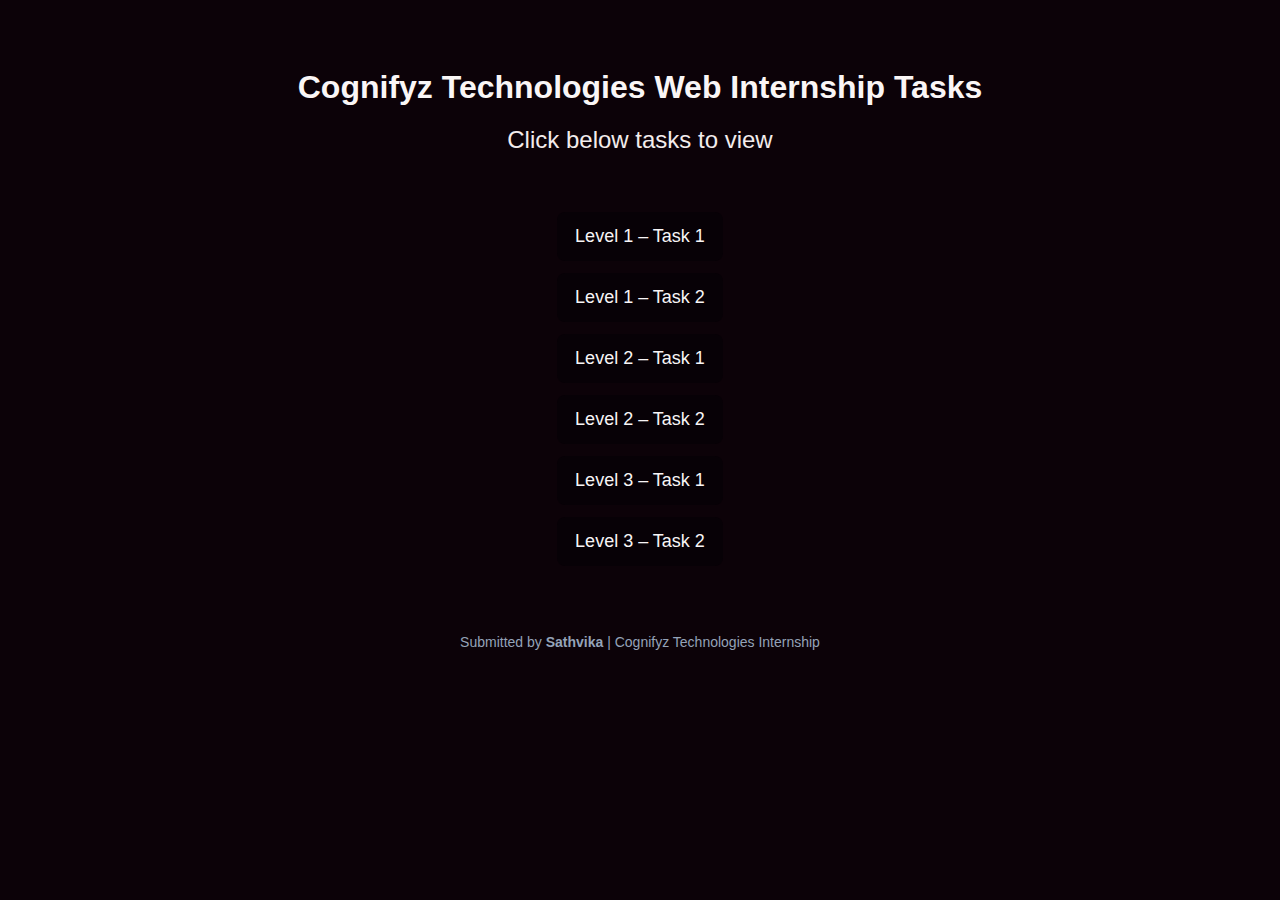
<file: index.html>
<!doctype html>
<html lang="en">
  <head>
    <meta charset="UTF-8" />
    <title>Cognifyz Technologies Web Internship</title>

    <style>
      body {
        font-family: "Segoe UI", sans-serif;
        background: #0c0208;
        color: #030509;
        padding: 40px;
        text-align: center;
      }
      h1 {
        color: #faf6f6;
        margin-bottom: 10px;
      }
      h2 {
        color: #f3ecec;
        margin-bottom: 30px;
        font-weight: normal;
      }
      ul {
        list-style: none;
        padding: 0;
        display: inline-block;
        text-align: left;
      }
      li {
        background: #070106;
        margin: 12px 0;
        padding: 14px 18px;
        border-radius: 8px;
        transition: transform 0.2s;
      }
      li:hover {
        transform: translateX(5px);
      }
      a {
        color: #f7f5f6;
        text-decoration: none;
        font-size: 18px;
      }
    </style>
  </head>

  <body>
    <h1>Cognifyz Technologies Web Internship Tasks</h1>
    <h2>Click below tasks to view</h2>

    <ul>
      <li><a href="./L1-T1/">Level 1 – Task 1</a></li>
      <li><a href="./L1-T2/">Level 1 – Task 2</a></li>
      <li><a href="./L2-T1/">Level 2 – Task 1</a></li>
      <li><a href="./L2-T2/">Level 2 – Task 2</a></li>
      <li><a href="./L3-T1/">Level 3 – Task 1</a></li>
      <li><a href="./L3-T2/">Level 3 – Task 2</a></li>
    </ul>

    <p style="margin-top: 40px; font-size: 14px; color: #94a3b8">
      Submitted by <strong>Sathvika</strong> | Cognifyz Technologies Internship
    </p>
  </body>
</html>
</file>
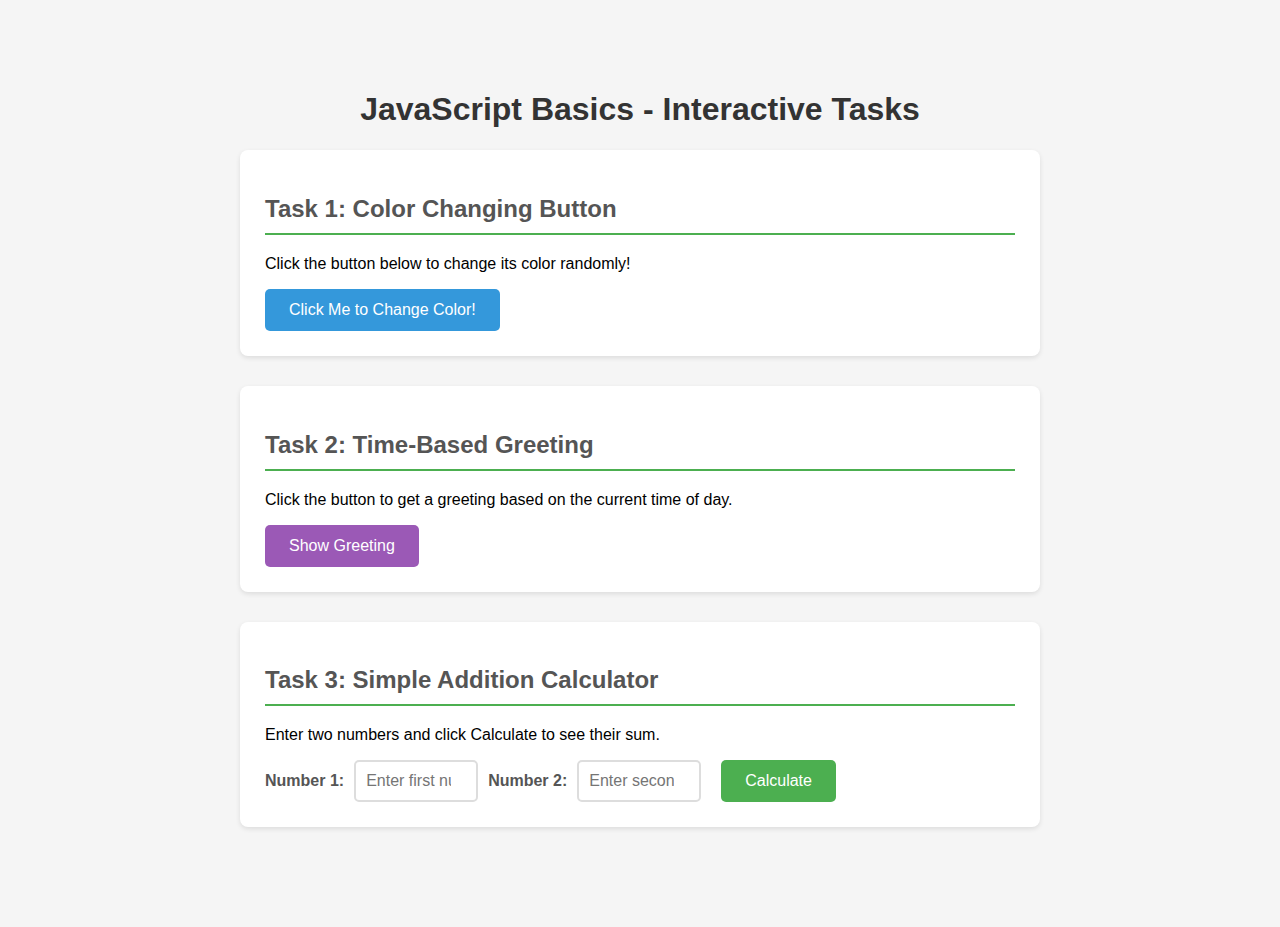
<file: L1-T2/index.html>
<!DOCTYPE html>
<html lang="en">
<head>
    <meta charset="UTF-8">
    <meta name="viewport" content="width=device-width, initial-scale=1.0">
    <title>JavaScript Basics</title>
    <link rel="stylesheet" href="style.css">
</head>
<body>
    <h1>JavaScript Basics - Interactive Tasks</h1>

    <!-- Task 1: Color Changing Button -->
    <div class="task">
        <h2>Task 1: Color Changing Button</h2>
        <p>Click the button below to change its color randomly!</p>
        <button id="colorButton" onclick="changeColor()">Click Me to Change Color!</button>
    </div>

    <!-- Task 2: Time-Based Greeting -->
    <div class="task">
        <h2>Task 2: Time-Based Greeting</h2>
        <p>Click the button to get a greeting based on the current time of day.</p>
        <button id="greetingButton" onclick="showGreeting()">Show Greeting</button>
    </div>

    <!-- Task 3: Simple Calculator -->
    <div class="task">
        <h2>Task 3: Simple Addition Calculator</h2>
        <p>Enter two numbers and click Calculate to see their sum.</p>
        <div class="input-group">
            <label for="num1">Number 1:</label>
            <input type="number" id="num1" placeholder="Enter first number">
            <label for="num2">Number 2:</label>
            <input type="number" id="num2" placeholder="Enter second number">
            <button id="calculateButton" onclick="calculate()">Calculate</button>
        </div>
        <div id="result"></div>
    </div>

    <script src="script.js"></script>
</body>
</html>
</file>
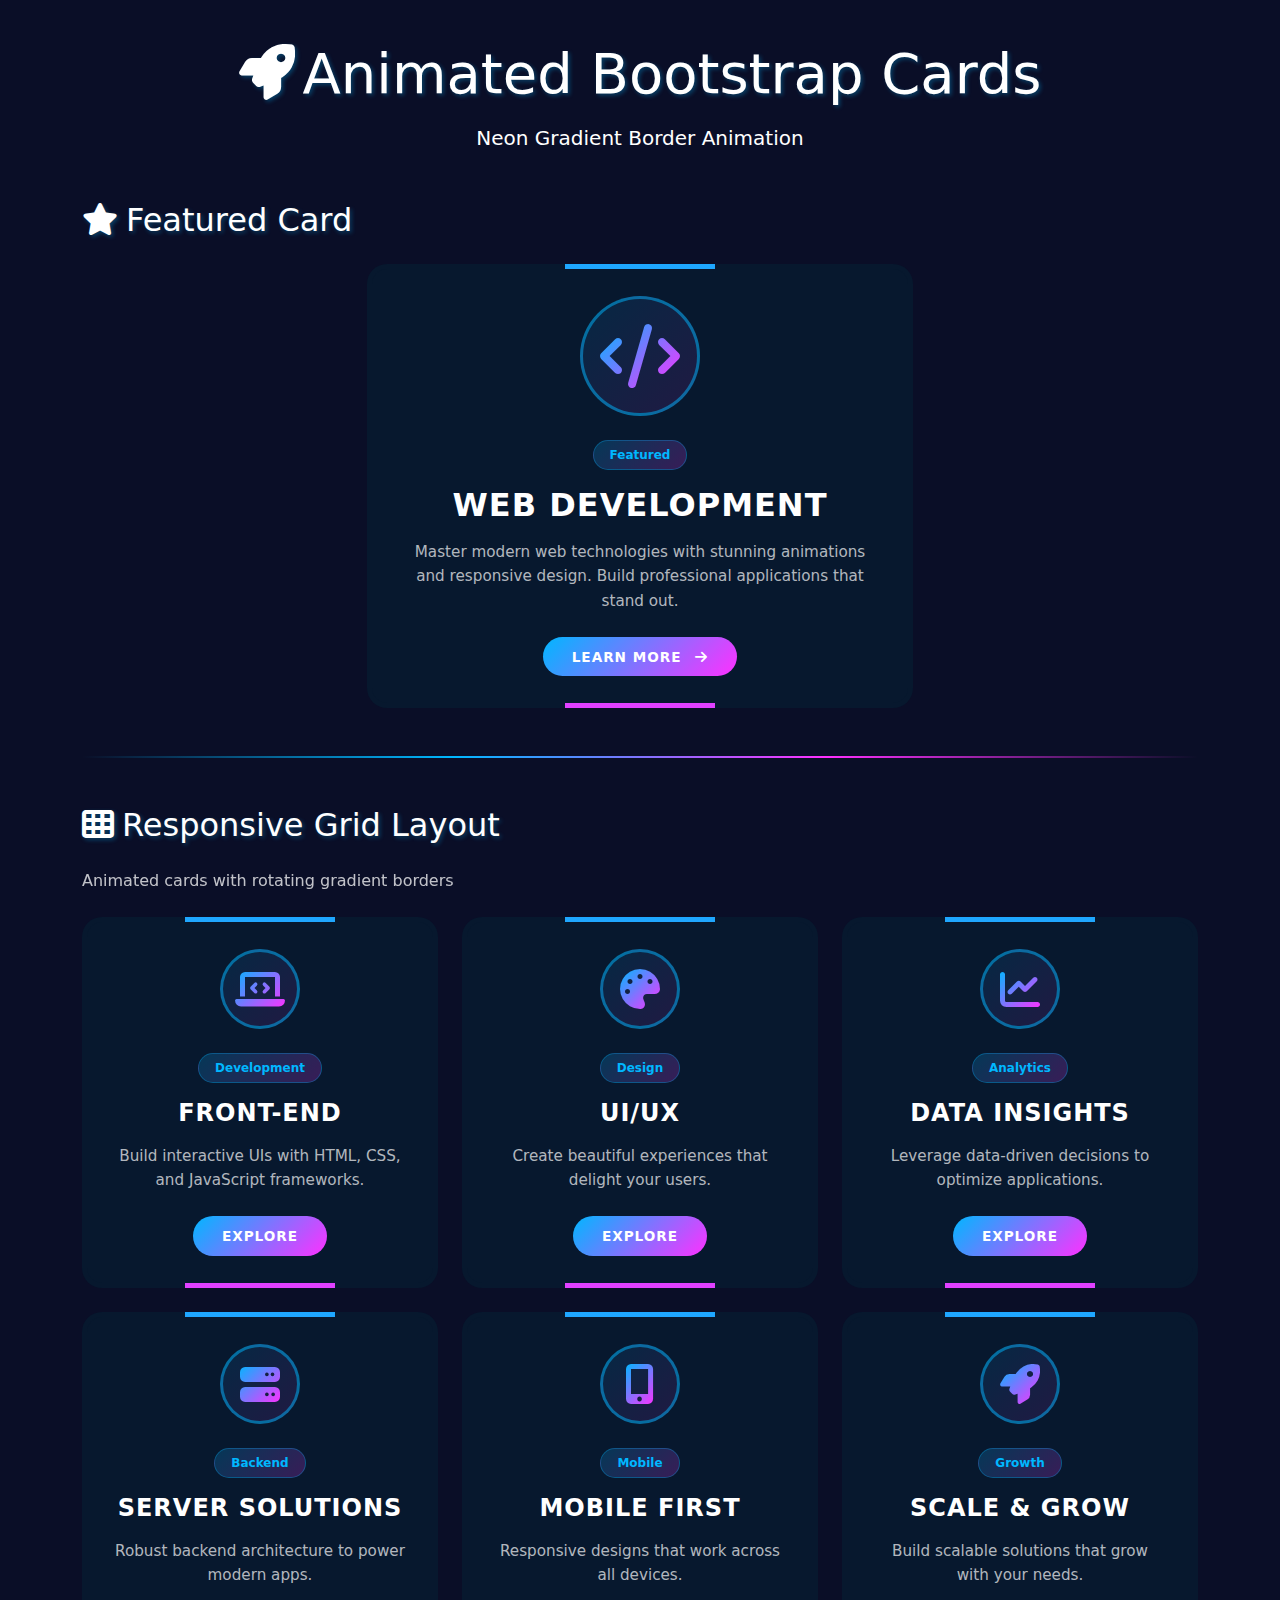
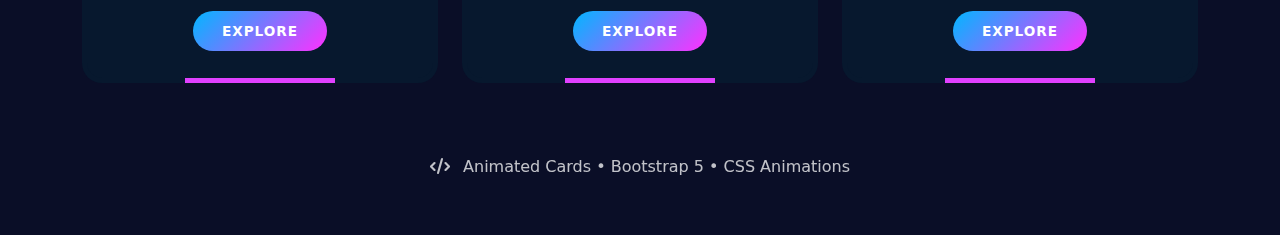
<file: L2-T1/index.html>
<!DOCTYPE html>
<html lang="en">
<head>
    <meta charset="UTF-8">
    <meta name="viewport" content="width=device-width, initial-scale=1.0">
    <title>Bootstrap Animated Cards</title>
    <link href="https://cdnjs.cloudflare.com/ajax/libs/bootstrap/5.3.2/css/bootstrap.min.css" rel="stylesheet">
    <link href="https://cdnjs.cloudflare.com/ajax/libs/font-awesome/6.4.0/css/all.min.css" rel="stylesheet">
    <style>
        body {
            background: #0a0e27;
            min-height: 100vh;
            padding: 40px 0;
        }
        
        h1, h2 {
            color: white;
            text-shadow: 2px 2px 4px rgba(0, 183, 255, 0.3);
        }
        
        .section-divider {
            height: 2px;
            background: linear-gradient(90deg, transparent, rgb(0, 183, 255), rgb(255, 48, 255), transparent);
            margin: 3rem 0;
        }
        
        /* Animated Card Styles */
        .card {
            width: 100%;
            min-height: 320px;
            background: #07182E;
            position: relative;
            display: flex;
            place-content: center;
            place-items: center;
            overflow: hidden;
            border-radius: 20px;
            border: none;
            transition: all 0.3s ease;
        }

        .card::before {
            content: '';
            position: absolute;
            width: 150px;
            background-image: linear-gradient(180deg, rgb(0, 183, 255), rgb(255, 48, 255));
            height: 130%;
            animation: rotBGimg 3s linear infinite;
            transition: all 0.2s linear;
        }

        @keyframes rotBGimg {
            from {
                transform: rotate(0deg);
            }
            to {
                transform: rotate(360deg);
            }
        }

        .card::after {
            content: '';
            position: absolute;
            background: #07182E;
            inset: 5px;
            border-radius: 15px;
        }

        .card:hover {
            transform: translateY(-10px);
        }

        .card-content {
            z-index: 1;
            position: relative;
            padding: 2rem;
            text-align: center;
            width: 100%;
        }

        .card-img-container {
            width: 80px;
            height: 80px;
            margin: 0 auto 1.5rem;
            border-radius: 50%;
            overflow: hidden;
            border: 3px solid rgba(0, 183, 255, 0.5);
            display: flex;
            align-items: center;
            justify-content: center;
            background: linear-gradient(135deg, rgba(0, 183, 255, 0.1), rgba(255, 48, 255, 0.1));
        }

        .card-img-container i {
            font-size: 2.5rem;
            background: linear-gradient(135deg, rgb(0, 183, 255), rgb(255, 48, 255));
            -webkit-background-clip: text;
            -webkit-text-fill-color: transparent;
            background-clip: text;
        }

        .card-title {
            color: white;
            font-weight: 700;
            font-size: 1.5rem;
            margin-bottom: 1rem;
            text-transform: uppercase;
            letter-spacing: 1px;
        }

        .card-text {
            color: rgba(255, 255, 255, 0.7);
            line-height: 1.6;
            margin-bottom: 1.5rem;
            font-size: 0.95rem;
        }

        .badge {
            padding: 0.5rem 1rem;
            border-radius: 20px;
            font-weight: 600;
            background: linear-gradient(135deg, rgba(0, 183, 255, 0.2), rgba(255, 48, 255, 0.2));
            color: rgb(0, 183, 255);
            border: 1px solid rgba(0, 183, 255, 0.3);
        }

        .btn-primary {
            background: linear-gradient(135deg, rgb(0, 183, 255), rgb(255, 48, 255));
            border: none;
            padding: 0.6rem 1.8rem;
            border-radius: 25px;
            transition: all 0.3s ease;
            color: white;
            font-weight: 600;
            text-transform: uppercase;
            font-size: 0.85rem;
            letter-spacing: 1px;
        }

        .btn-primary:hover {
            transform: scale(1.05);
            box-shadow: 0 5px 20px rgba(0, 183, 255, 0.5);
        }

        /* Featured Card Styles */
        .featured-card {
            min-height: 400px;
        }

        .featured-card .card-img-container {
            width: 120px;
            height: 120px;
        }

        .featured-card .card-img-container i {
            font-size: 4rem;
        }

        .featured-card .card-title {
            font-size: 2rem;
        }
    </style>
</head>
<body>
    <div class="container">
        <!-- Header -->
        <div class="text-center mb-5">
            <h1 class="display-4 mb-3">
                <i class="fas fa-rocket me-2"></i>Animated Bootstrap Cards
            </h1>
            <p class="lead text-white">Neon Gradient Border Animation</p>
        </div>

        <!-- Single Featured Card -->
        <h2 class="mb-4"><i class="fas fa-star me-2"></i>Featured Card</h2>
        <div class="row justify-content-center mb-5">
            <div class="col-lg-6 col-md-8">
                <div class="card featured-card">
                    <div class="card-content">
                        <div class="card-img-container">
                            <i class="fas fa-code"></i>
                        </div>
                        <span class="badge mb-3">Featured</span>
                        <h5 class="card-title">Web Development</h5>
                        <p class="card-text">
                            Master modern web technologies with stunning animations and responsive design. 
                            Build professional applications that stand out.
                        </p>
                        <a href="#" class="btn btn-primary">
                            Learn More <i class="fas fa-arrow-right ms-2"></i>
                        </a>
                    </div>
                </div>
            </div>
        </div>

        <div class="section-divider"></div>

        <!-- 3-Column Grid Layout -->
        <h2 class="mb-4"><i class="fas fa-th me-2"></i>Responsive Grid Layout</h2>
        <p class="text-white mb-4 opacity-75">Animated cards with rotating gradient borders</p>
        
        <div class="row g-4">
            <!-- Card 1 -->
            <div class="col-lg-4 col-md-6">
                <div class="card">
                    <div class="card-content">
                        <div class="card-img-container">
                            <i class="fas fa-laptop-code"></i>
                        </div>
                        <span class="badge mb-3">Development</span>
                        <h5 class="card-title">Front-End</h5>
                        <p class="card-text">
                            Build interactive UIs with HTML, CSS, and JavaScript frameworks.
                        </p>
                        <a href="#" class="btn btn-primary btn-sm">Explore</a>
                    </div>
                </div>
            </div>

            <!-- Card 2 -->
            <div class="col-lg-4 col-md-6">
                <div class="card">
                    <div class="card-content">
                        <div class="card-img-container">
                            <i class="fas fa-palette"></i>
                        </div>
                        <span class="badge mb-3">Design</span>
                        <h5 class="card-title">UI/UX</h5>
                        <p class="card-text">
                            Create beautiful experiences that delight your users.
                        </p>
                        <a href="#" class="btn btn-primary btn-sm">Explore</a>
                    </div>
                </div>
            </div>

            <!-- Card 3 -->
            <div class="col-lg-4 col-md-6">
                <div class="card">
                    <div class="card-content">
                        <div class="card-img-container">
                            <i class="fas fa-chart-line"></i>
                        </div>
                        <span class="badge mb-3">Analytics</span>
                        <h5 class="card-title">Data Insights</h5>
                        <p class="card-text">
                            Leverage data-driven decisions to optimize applications.
                        </p>
                        <a href="#" class="btn btn-primary btn-sm">Explore</a>
                    </div>
                </div>
            </div>

            <!-- Card 4 -->
            <div class="col-lg-4 col-md-6">
                <div class="card">
                    <div class="card-content">
                        <div class="card-img-container">
                            <i class="fas fa-server"></i>
                        </div>
                        <span class="badge mb-3">Backend</span>
                        <h5 class="card-title">Server Solutions</h5>
                        <p class="card-text">
                            Robust backend architecture to power modern apps.
                        </p>
                        <a href="#" class="btn btn-primary btn-sm">Explore</a>
                    </div>
                </div>
            </div>

            <!-- Card 5 -->
            <div class="col-lg-4 col-md-6">
                <div class="card">
                    <div class="card-content">
                        <div class="card-img-container">
                            <i class="fas fa-mobile-alt"></i>
                        </div>
                        <span class="badge mb-3">Mobile</span>
                        <h5 class="card-title">Mobile First</h5>
                        <p class="card-text">
                            Responsive designs that work across all devices.
                        </p>
                        <a href="#" class="btn btn-primary btn-sm">Explore</a>
                    </div>
                </div>
            </div>

            <!-- Card 6 -->
            <div class="col-lg-4 col-md-6">
                <div class="card">
                    <div class="card-content">
                        <div class="card-img-container">
                            <i class="fas fa-rocket"></i>
                        </div>
                        <span class="badge mb-3">Growth</span>
                        <h5 class="card-title">Scale & Grow</h5>
                        <p class="card-text">
                            Build scalable solutions that grow with your needs.
                        </p>
                        <a href="#" class="btn btn-primary btn-sm">Explore</a>
                    </div>
                </div>
            </div>
        </div>

        <!-- Footer -->
        <div class="text-center mt-5 pt-4">
            <p class="text-white opacity-75">
                <i class="fas fa-code me-2"></i>
                Animated Cards • Bootstrap 5 • CSS Animations
            </p>
        </div>
    </div>

    <script src="https://cdnjs.cloudflare.com/ajax/libs/bootstrap/5.3.2/js/bootstrap.bundle.min.js"></script>
</body>
</html>
</file>
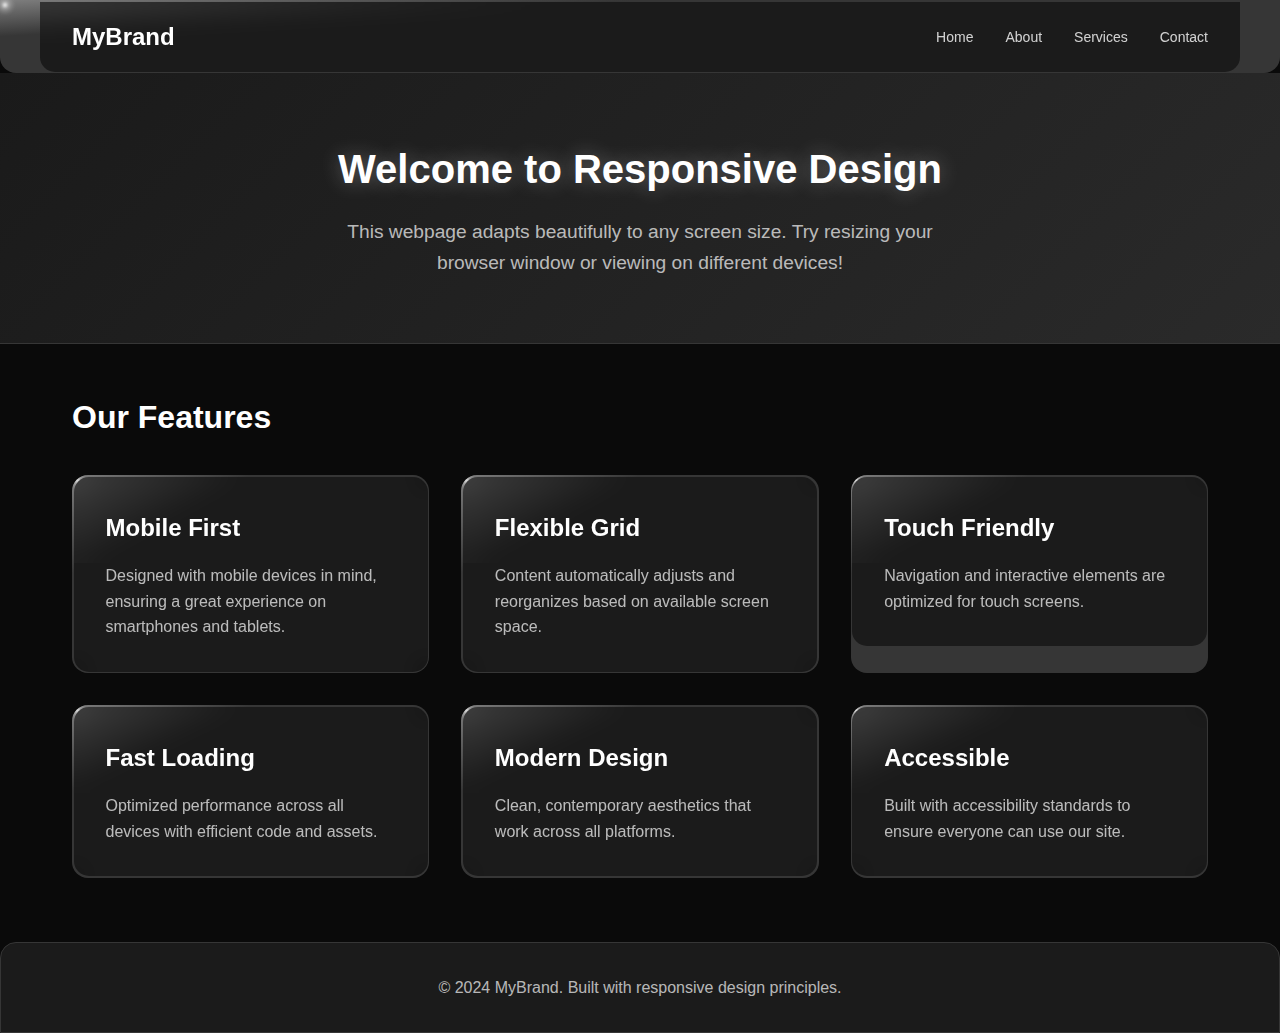
<file: L2-T2/index.html>
<!DOCTYPE html>
<html lang="en">
<head>
    <meta charset="UTF-8">
    <meta name="viewport" content="width=device-width, initial-scale=1.0">
    <title>Responsive Design Demo</title>
    <link rel="stylesheet" href="style.css">
</head>
<body>
    <header>
        <nav>
            <div class="logo">MyBrand</div>
            
            <ul class="nav-links" id="navLinks">
                <li><a href="#home">Home</a></li>
                <li><a href="#about">About</a></li>
                <li><a href="#services">Services</a></li>
                <li><a href="#contact">Contact</a></li>
            </ul>
            
            <div class="hamburger" id="hamburger">
                <span></span>
                <span></span>
                <span></span>
            </div>
        </nav>
    </header>

    <section class="hero">
        <h1>Welcome to Responsive Design</h1>
        <p>This webpage adapts beautifully to any screen size. Try resizing your browser window or viewing on different devices!</p>
    </section>

    <section class="content">
        <h2>Our Features</h2>
        <div class="grid">
            <div class="card">
                <h3>Mobile First</h3>
                <p>Designed with mobile devices in mind, ensuring a great experience on smartphones and tablets.</p>
            </div>
            <div class="card">
                <h3>Flexible Grid</h3>
                <p>Content automatically adjusts and reorganizes based on available screen space.</p>
            </div>
            <div class="card">
                <h3>Touch Friendly</h3>
                <p>Navigation and interactive elements are optimized for touch screens.</p>
            </div>
            <div class="card">
                <h3>Fast Loading</h3>
                <p>Optimized performance across all devices with efficient code and assets.</p>
            </div>
            <div class="card">
                <h3>Modern Design</h3>
                <p>Clean, contemporary aesthetics that work across all platforms.</p>
            </div>
            <div class="card">
                <h3>Accessible</h3>
                <p>Built with accessibility standards to ensure everyone can use our site.</p>
            </div>
        </div>
    </section>

    <footer>
        <p>&copy; 2024 MyBrand. Built with responsive design principles.</p>
    </footer>

    <script>
        const hamburger = document.getElementById('hamburger');
        const navLinks = document.getElementById('navLinks');

        hamburger.addEventListener('click', () => {
            hamburger.classList.toggle('active');
            navLinks.classList.toggle('active');
        });

        navLinks.querySelectorAll('a').forEach(link => {
            link.addEventListener('click', () => {
                hamburger.classList.remove('active');
                navLinks.classList.remove('active');
            });
        });

        document.addEventListener('click', (e) => {
            if (!hamburger.contains(e.target) && !navLinks.contains(e.target)) {
                hamburger.classList.remove('active');
                navLinks.classList.remove('active');
            }
        });
    </script>
</body>
</html>
</file>
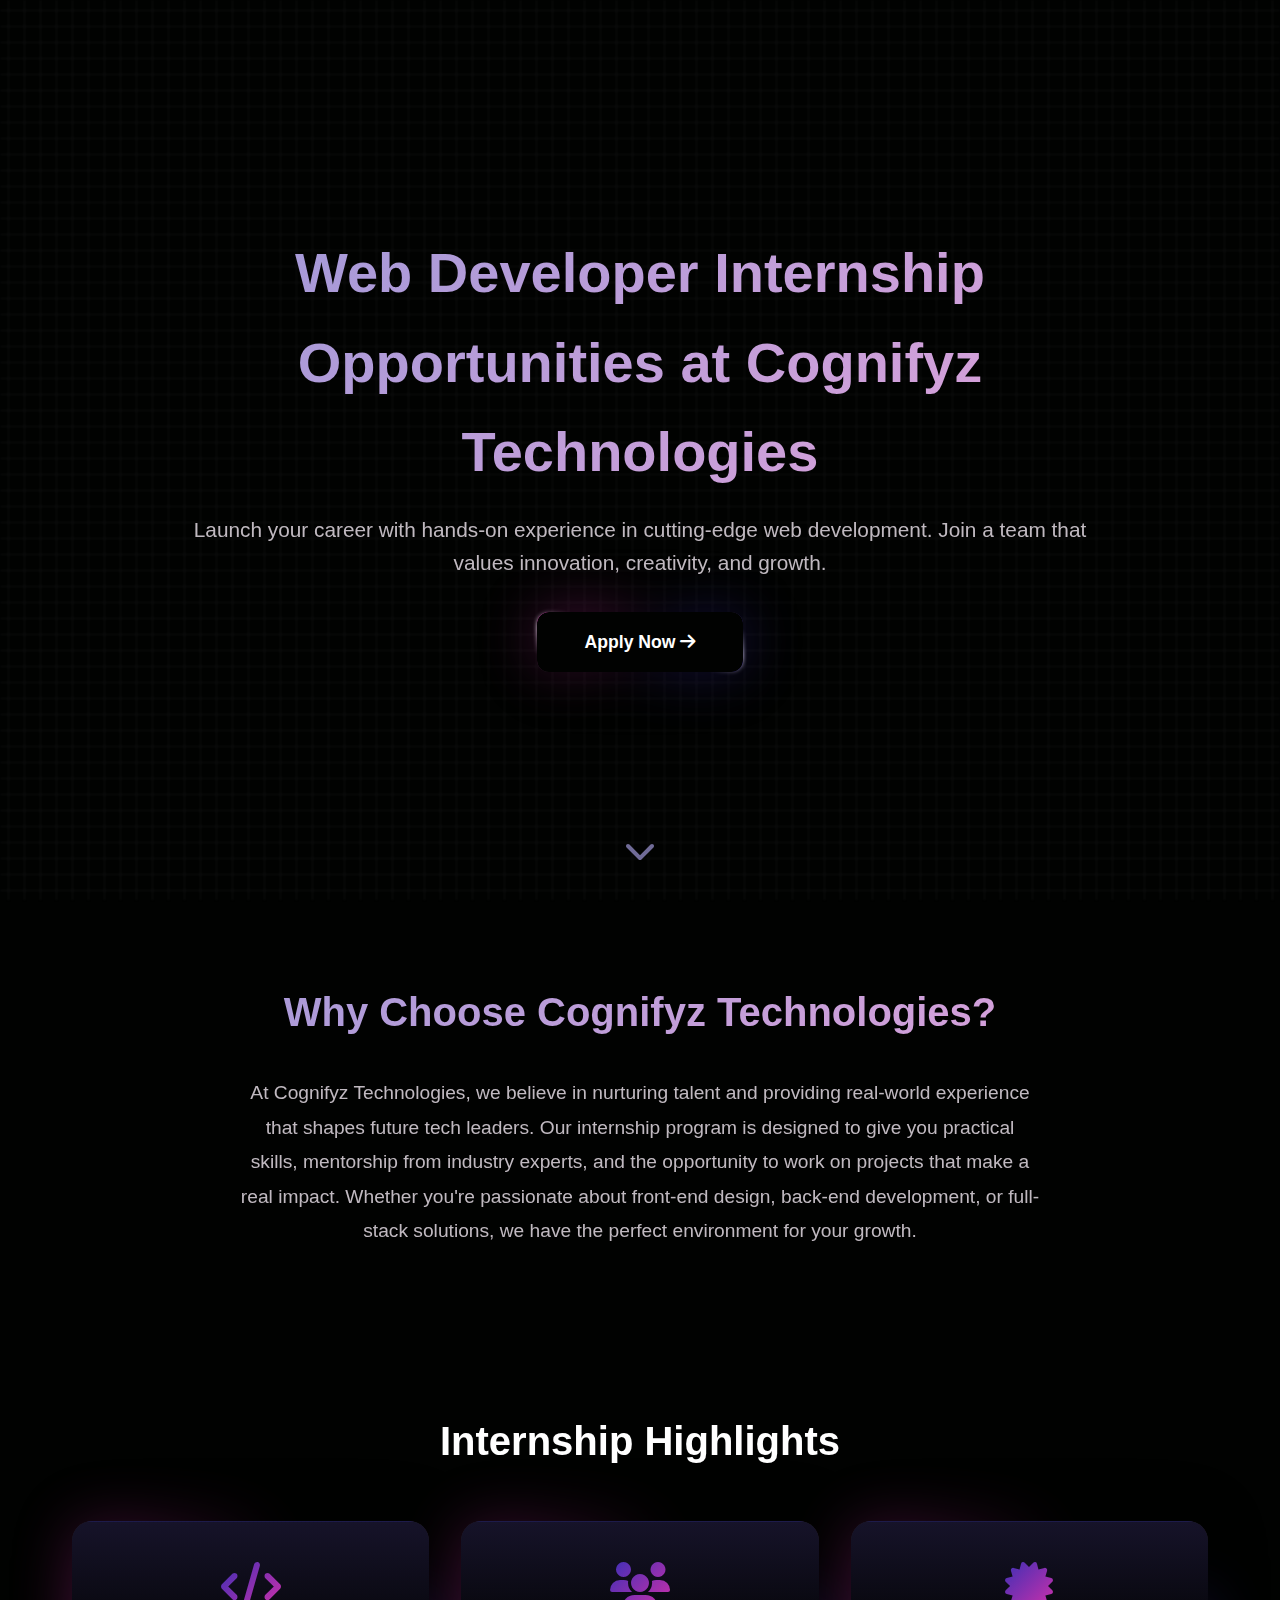
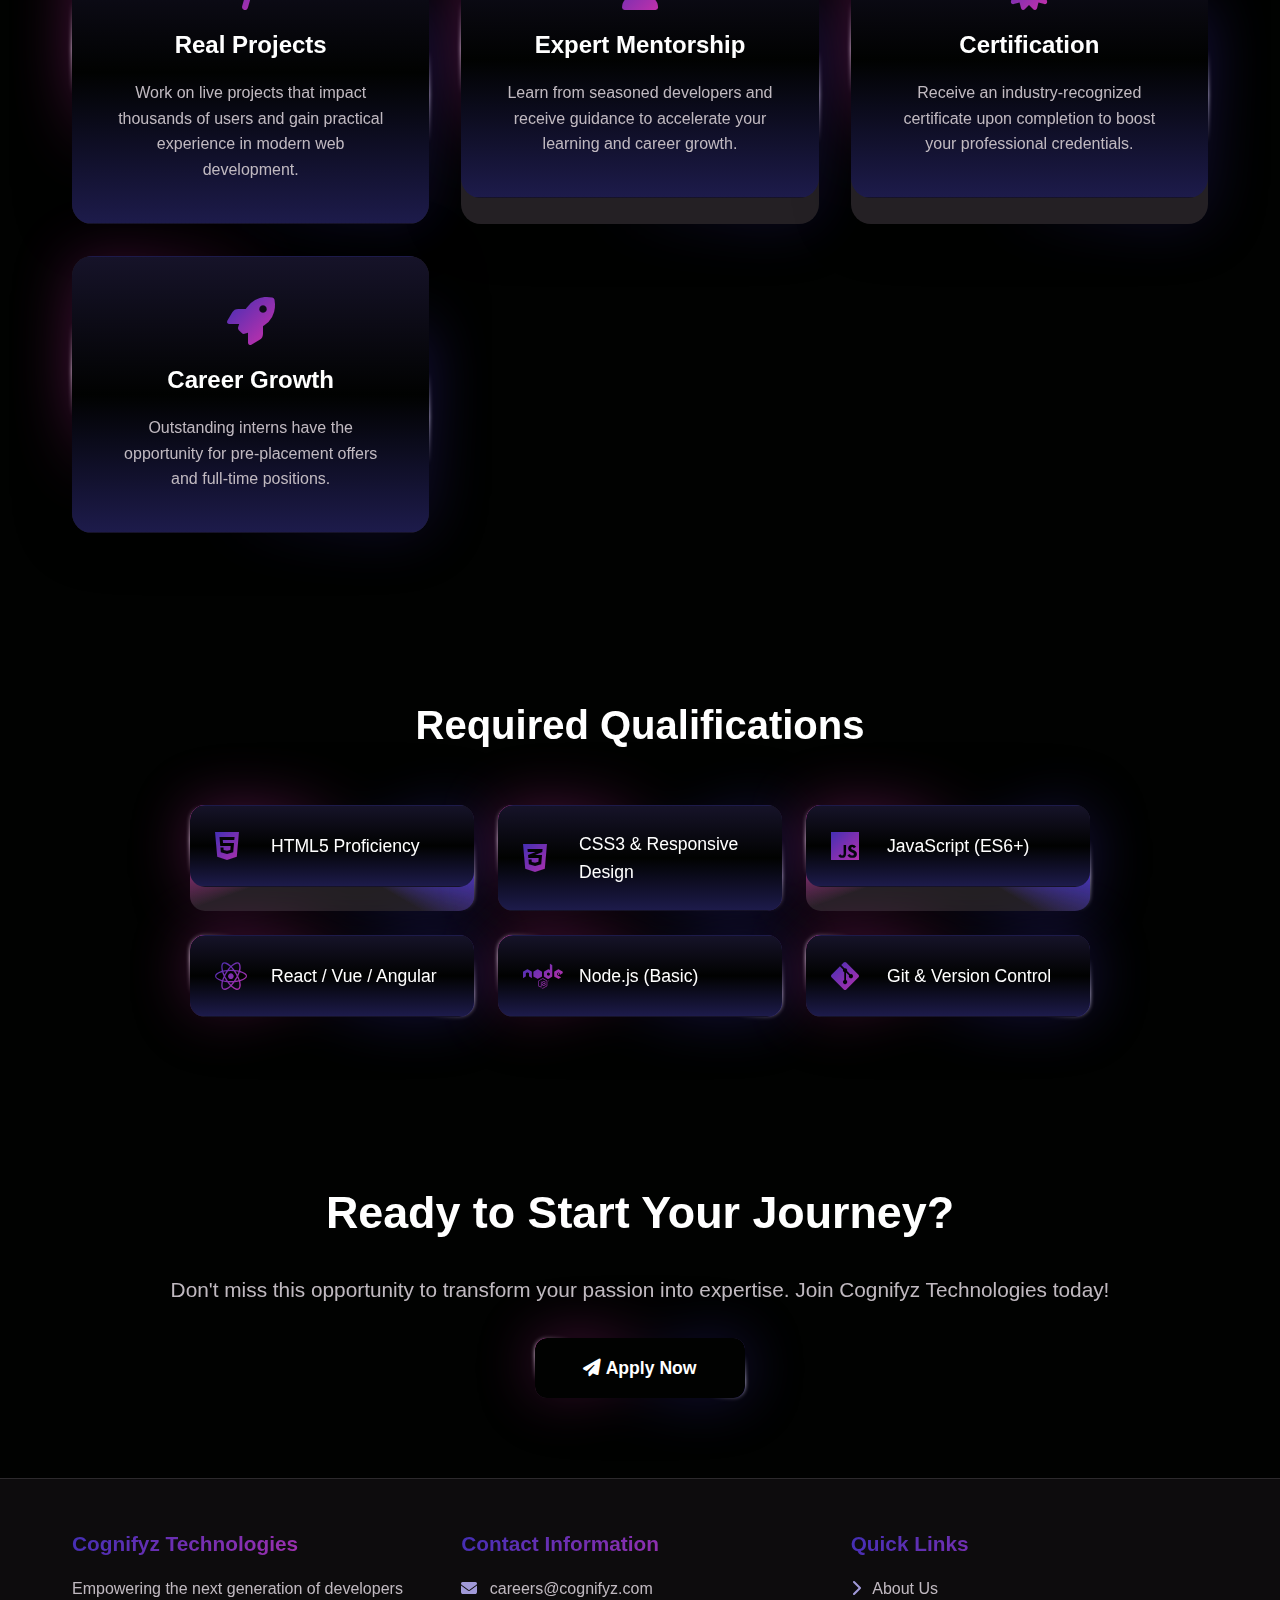
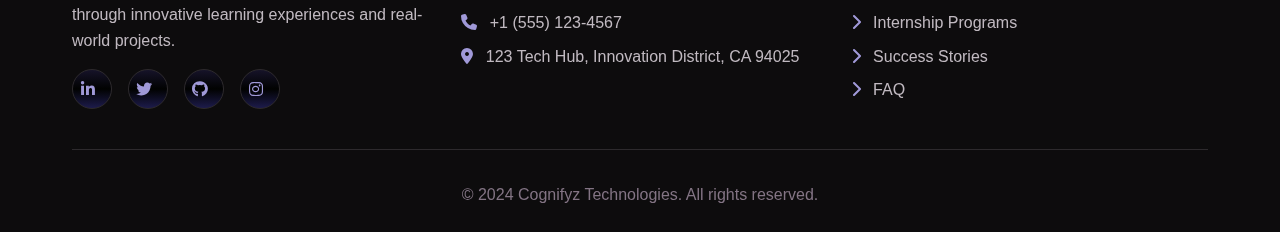
<file: L3-T2/index.html>
<!DOCTYPE html>
<html lang="en">
<head>
    <meta charset="UTF-8" />
    <meta name="viewport" content="width=device-width, initial-scale=1.0" />
    <title>Web Developer Internship - Cognifyz Technologies</title>
    <link rel="stylesheet" href="https://cdnjs.cloudflare.com/ajax/libs/font-awesome/6.4.0/css/all.min.css">
    <link rel="stylesheet" href="style.css">
</head>

<body>
    <div class="grid"></div>

    <section class="hero">
        <div class="hero-content">
            <h1>Web Developer Internship Opportunities at Cognifyz Technologies</h1>
            <p>Launch your career with hands-on experience in cutting-edge web development. Join a team that values innovation, creativity, and growth.</p>

            <div class="glow-wrapper" style="border-radius: 12px;">
                <div class="glow"></div>
                <div class="darkBorderBg"></div>
                <div class="white"></div>
                <div class="border"></div>
                <a href="#apply" class="cta-btn">Apply Now <i class="fas fa-arrow-right"></i></a>
            </div>
        </div>

        <div class="scroll-indicator">
            <i class="fas fa-chevron-down"></i>
        </div>
    </section>

    <section class="intro">
        <div class="container">
            <h2>Why Choose Cognifyz Technologies?</h2>
            <p>At Cognifyz Technologies, we believe in nurturing talent and providing real-world experience that shapes future tech leaders. Our internship program is designed to give you practical skills, mentorship from industry experts, and the opportunity to work on projects that make a real impact. Whether you're passionate about front-end design, back-end development, or full-stack solutions, we have the perfect environment for your growth.</p>
        </div>
    </section>

    <section class="highlights">
        <div class="container">
            <h2>Internship Highlights</h2>

            <div class="highlight-grid">

                <div class="glow-wrapper" style="border-radius: 20px;">
                    <div class="glow"></div>
                    <div class="darkBorderBg"></div>
                    <div class="white"></div>
                    <div class="border"></div>

                    <div class="highlight-card">
                        <i class="fas fa-code"></i>
                        <h3>Real Projects</h3>
                        <p>Work on live projects that impact thousands of users and gain practical experience in modern web development.</p>
                    </div>
                </div>

                <div class="glow-wrapper" style="border-radius: 20px;">
                    <div class="glow"></div>
                    <div class="darkBorderBg"></div>
                    <div class="white"></div>
                    <div class="border"></div>

                    <div class="highlight-card">
                        <i class="fas fa-users"></i>
                        <h3>Expert Mentorship</h3>
                        <p>Learn from seasoned developers and receive guidance to accelerate your learning and career growth.</p>
                    </div>
                </div>

                <div class="glow-wrapper" style="border-radius: 20px;">
                    <div class="glow"></div>
                    <div class="darkBorderBg"></div>
                    <div class="white"></div>
                    <div class="border"></div>

                    <div class="highlight-card">
                        <i class="fas fa-certificate"></i>
                        <h3>Certification</h3>
                        <p>Receive an industry-recognized certificate upon completion to boost your professional credentials.</p>
                    </div>
                </div>

                <div class="glow-wrapper" style="border-radius: 20px;">
                    <div class="glow"></div>
                    <div class="darkBorderBg"></div>
                    <div class="white"></div>
                    <div class="border"></div>

                    <div class="highlight-card">
                        <i class="fas fa-rocket"></i>
                        <h3>Career Growth</h3>
                        <p>Outstanding interns have the opportunity for pre-placement offers and full-time positions.</p>
                    </div>
                </div>

            </div>
        </div>
    </section>

    <section class="qualifications">
        <div class="container">
            <h2>Required Qualifications</h2>

            <div class="qual-grid">

                <div class="glow-wrapper" style="border-radius: 15px;">
                    <div class="glow"></div>
                    <div class="darkBorderBg"></div>
                    <div class="white"></div>
                    <div class="border"></div>

                    <div class="qual-item">
                        <i class="fab fa-html5"></i>
                        <span>HTML5 Proficiency</span>
                    </div>
                </div>

                <div class="glow-wrapper" style="border-radius: 15px;">
                    <div class="glow"></div>
                    <div class="darkBorderBg"></div>
                    <div class="white"></div>
                    <div class="border"></div>

                    <div class="qual-item">
                        <i class="fab fa-css3-alt"></i>
                        <span>CSS3 & Responsive Design</span>
                    </div>
                </div>

                <div class="glow-wrapper" style="border-radius: 15px;">
                    <div class="glow"></div>
                    <div class="darkBorderBg"></div>
                    <div class="white"></div>
                    <div class="border"></div>

                    <div class="qual-item">
                        <i class="fab fa-js"></i>
                        <span>JavaScript (ES6+)</span>
                    </div>
                </div>

                <div class="glow-wrapper" style="border-radius: 15px;">
                    <div class="glow"></div>
                    <div class="darkBorderBg"></div>
                    <div class="white"></div>
                    <div class="border"></div>

                    <div class="qual-item">
                        <i class="fab fa-react"></i>
                        <span>React / Vue / Angular</span>
                    </div>
                </div>

                <div class="glow-wrapper" style="border-radius: 15px;">
                    <div class="glow"></div>
                    <div class="darkBorderBg"></div>
                    <div class="white"></div>
                    <div class="border"></div>

                    <div class="qual-item">
                        <i class="fab fa-node"></i>
                        <span>Node.js (Basic)</span>
                    </div>
                </div>

                <div class="glow-wrapper" style="border-radius: 15px;">
                    <div class="glow"></div>
                    <div class="darkBorderBg"></div>
                    <div class="white"></div>
                    <div class="border"></div>

                    <div class="qual-item">
                        <i class="fab fa-git-alt"></i>
                        <span>Git & Version Control</span>
                    </div>
                </div>

            </div>
        </div>
    </section>

    <section class="cta-section" id="apply">
        <div class="container">
            <h2>Ready to Start Your Journey?</h2>
            <p>Don't miss this opportunity to transform your passion into expertise. Join Cognifyz Technologies today!</p>

            <div class="glow-wrapper" style="border-radius: 12px; display: inline-block;">
                <div class="glow"></div>
                <div class="darkBorderBg"></div>
                <div class="white"></div>
                <div class="border"></div>

                <a href="mailto:careers@cognifyz.com?subject=Web Developer Internship Application" class="cta-btn">
                    <i class="fas fa-paper-plane"></i> Apply Now
                </a>
            </div>
        </div>
    </section>

    <footer>
        <div class="container">

            <div class="footer-content">

                <div class="footer-section">
                    <h3>Cognifyz Technologies</h3>
                    <p>Empowering the next generation of developers through innovative learning experiences and real-world projects.</p>

                    <div class="social-links">
                        <a href="#"><i class="fab fa-linkedin-in"></i></a>
                        <a href="#"><i class="fab fa-twitter"></i></a>
                        <a href="#"><i class="fab fa-github"></i></a>
                        <a href="#"><i class="fab fa-instagram"></i></a>
                    </div>
                </div>

                <div class="footer-section">
                    <h3>Contact Information</h3>
                    <p><i class="fas fa-envelope"></i> careers@cognifyz.com</p>
                    <p><i class="fas fa-phone"></i> +1 (555) 123-4567</p>
                    <p><i class="fas fa-map-marker-alt"></i> 123 Tech Hub, Innovation District, CA 94025</p>
                </div>

                <div class="footer-section">
                    <h3>Quick Links</h3>
                    <a href="#"><i class="fas fa-chevron-right"></i> About Us</a>
                    <a href="#"><i class="fas fa-chevron-right"></i> Internship Programs</a>
                    <a href="#"><i class="fas fa-chevron-right"></i> Success Stories</a>
                    <a href="#"><i class="fas fa-chevron-right"></i> FAQ</a>
                </div>

            </div>

            <div class="footer-bottom">
                <p>&copy; 2024 Cognifyz Technologies. All rights reserved.</p>
            </div>

        </div>
    </footer>

    <script src="script.js"></script>
</body>
</html>
</file>
<file: L1-T2/style.css>
body {
    font-family: Arial, sans-serif;
    max-width: 800px;
    margin: 50px auto;
    padding: 20px;
    background-color: #f5f5f5;
}

.task {
    background-color: white;
    padding: 25px;
    margin-bottom: 30px;
    border-radius: 8px;
    box-shadow: 0 2px 5px rgba(0,0,0,0.1);
}

h1 {
    color: #333;
    text-align: center;
}

h2 {
    color: #555;
    border-bottom: 2px solid #4CAF50;
    padding-bottom: 10px;
}

button {
    padding: 12px 24px;
    font-size: 16px;
    cursor: pointer;
    border: none;
    border-radius: 5px;
    transition: transform 0.1s;
}

button:hover {
    transform: scale(1.05);
}

button:active {
    transform: scale(0.95);
}

#colorButton {
    background-color: #3498db;
    color: white;
}

#greetingButton {
    background-color: #9b59b6;
    color: white;
}

input[type="number"] {
    padding: 10px;
    font-size: 16px;
    width: 100px;
    margin: 0 10px;
    border: 2px solid #ddd;
    border-radius: 5px;
}

#calculateButton {
    background-color: #4CAF50;
    color: white;
    margin-left: 10px;
}

#result {
    margin-top: 20px;
    padding: 15px;
    background-color: #e8f5e9;
    border-left: 4px solid #4CAF50;
    border-radius: 4px;
    font-size: 18px;
    font-weight: bold;
    display: none;
}

.input-group {
    display: flex;
    align-items: center;
    margin-top: 15px;
}

label {
    font-weight: bold;
    color: #555;
}
</file>
<file: L2-T2/style.css>
* {
    margin: 0;
    padding: 0;
    box-sizing: border-box;
}

body {
    font-family: 'Segoe UI', Tahoma, Geneva, Verdana, sans-serif;
    line-height: 1.6;
    color: #ffffff;
    background-color: #0a0a0a;
}

/* Header and Navigation */
header {
    position: relative;
    background: linear-gradient(to bottom right, #7e7e7e, #363636, #363636, #363636, #363636);
    padding: 1.5px;
    position: sticky;
    top: 0;
    z-index: 1000;
    border-radius: 0 0 16px 16px;
    overflow: hidden;
}

header::after {
    position: absolute;
    content: "";
    top: -10px;
    left: -10px;
    background: radial-gradient(
        ellipse at center,
        #ffffff,
        rgba(255, 255, 255, 0.3),
        rgba(255, 255, 255, 0.1),
        rgba(0, 0, 0, 0),
        rgba(0, 0, 0, 0),
        rgba(0, 0, 0, 0),
        rgba(0, 0, 0, 0)
    );
    width: 30px;
    height: 30px;
    filter: blur(1px);
}

nav {
    display: flex;
    justify-content: space-between;
    align-items: center;
    max-width: 1200px;
    margin: 0 auto;
    padding: 1rem 2rem;
    background-color: rgba(0, 0, 0, 0.5);
    backdrop-filter: blur(10px);
    border-radius: 0 0 15px 15px;
    position: relative;
}

.logo {
    font-size: 1.5rem;
    font-weight: bold;
    color: #ffffff;
}

.nav-links {
    display: flex;
    list-style: none;
    gap: 2rem;
}

.nav-links a {
    color: rgba(255, 255, 255, 0.8);
    text-decoration: none;
    transition: all 0.3s ease;
    font-weight: 500;
    font-size: 14px;
}

.nav-links a:hover {
    color: #ffffff;
    text-shadow: 0 0 10px rgba(255, 255, 255, 0.5);
}

/* Hamburger Menu */
.hamburger {
    display: none;
    flex-direction: column;
    cursor: pointer;
    gap: 5px;
    z-index: 1001;
}

.hamburger span {
    width: 25px;
    height: 3px;
    background: #ffffff;
    border-radius: 3px;
    transition: all 0.3s ease;
}

.hamburger.active span:nth-child(1) {
    transform: rotate(45deg) translate(8px, 8px);
}

.hamburger.active span:nth-child(2) {
    opacity: 0;
}

.hamburger.active span:nth-child(3) {
    transform: rotate(-45deg) translate(7px, -7px);
}

/* Main Content */
.hero {
    background: linear-gradient(135deg, #1a1a1a 0%, #2a2a2a 100%);
    padding: 4rem 2rem;
    text-align: center;
    border-bottom: 1.5px solid #363636;
}

.hero h1 {
    font-size: 2.5rem;
    margin-bottom: 1rem;
    color: #ffffff;
    text-shadow: 0 0 20px rgba(255, 255, 255, 0.3);
}

.hero p {
    font-size: 1.2rem;
    color: rgba(255, 255, 255, 0.7);
    max-width: 600px;
    margin: 0 auto;
}

.content {
    max-width: 1200px;
    margin: 3rem auto;
    padding: 0 2rem;
}

.content h2 {
    color: #ffffff;
    margin-bottom: 2rem;
    font-size: 2rem;
}

.grid {
    display: grid;
    grid-template-columns: repeat(auto-fit, minmax(280px, 1fr));
    gap: 2rem;
    margin-top: 2rem;
}

.card {
    position: relative;
    background: linear-gradient(to bottom right, #7e7e7e, #363636, #363636, #363636, #363636);
    padding: 1.5px;
    border-radius: 16px;
    overflow: hidden;
    transition: all 0.3s ease;
}

.card::after {
    position: absolute;
    content: "";
    top: -10px;
    left: -10px;
    background: radial-gradient(
        ellipse at center,
        #ffffff,
        rgba(255, 255, 255, 0.3),
        rgba(255, 255, 255, 0.1),
        rgba(0, 0, 0, 0),
        rgba(0, 0, 0, 0),
        rgba(0, 0, 0, 0),
        rgba(0, 0, 0, 0)
    );
    width: 30px;
    height: 30px;
    filter: blur(1px);
}

.card:hover {
    transform: translateY(-5px);
    box-shadow: 0 8px 20px rgba(255, 255, 255, 0.1);
}

.card h3,
.card p {
    position: relative;
    z-index: 1;
}

.card h3 {
    background-color: rgba(0, 0, 0, 0.5);
    backdrop-filter: blur(10px);
    padding: 2rem 2rem 1rem 2rem;
    border-radius: 15px 15px 0 0;
    color: #ffffff;
    margin-bottom: 0;
    font-size: 1.5rem;
}

.card p {
    background-color: rgba(0, 0, 0, 0.5);
    backdrop-filter: blur(10px);
    padding: 0 2rem 2rem 2rem;
    border-radius: 0 0 15px 15px;
    color: rgba(255, 255, 255, 0.7);
}

footer {
    background: #1b1b1b;
    border: 1.5px solid #363636;
    color: rgba(255, 255, 255, 0.7);
    text-align: center;
    padding: 2rem;
    margin-top: 4rem;
    border-radius: 16px 16px 0 0;
}

/* Media Queries for Responsive Design */
@media screen and (max-width: 768px) {
    .hamburger {
        display: flex;
    }

    .nav-links {
        position: absolute;
        top: 100%;
        left: 0;
        width: 100%;
        background-color: rgba(0, 0, 0, 0.95);
        backdrop-filter: blur(10px);
        flex-direction: column;
        padding: 2rem;
        gap: 1.5rem;
        transform: translateY(-100%);
        opacity: 0;
        visibility: hidden;
        transition: all 0.3s ease;
        border-radius: 0 0 16px 16px;
        border: 1.5px solid #363636;
        border-top: none;
    }

    .nav-links.active {
        transform: translateY(0);
        opacity: 1;
        visibility: visible;
    }

    .nav-links a {
        font-size: 16px;
    }

    .hero h1 {
        font-size: 2rem;
    }

    .hero p {
        font-size: 1rem;
    }

    .grid {
        grid-template-columns: 1fr;
    }

    nav {
        padding: 1rem;
    }

    .content {
        padding: 0 1rem;
    }
}

@media screen and (max-width: 480px) {
    .hero {
        padding: 2rem 1rem;
    }

    .hero h1 {
        font-size: 1.5rem;
    }

    .card h3 {
        padding: 1.5rem 1.5rem 1rem 1.5rem;
        font-size: 1.2rem;
    }

    .card p {
        padding: 0 1.5rem 1.5rem 1.5rem;
    }

    .logo {
        font-size: 1.2rem;
    }

    .content h2 {
        font-size: 1.5rem;
    }
}
</file>
<file: L3-T2/style.css>
* {
    margin: 0;
    padding: 0;
    box-sizing: border-box;
}

body {
    font-family: 'Segoe UI', Tahoma, Geneva, Verdana, sans-serif;
    line-height: 1.6;
    color: #fff;
    overflow-x: hidden;
    background: #010201;
}

.grid {
    height: 100%;
    width: 100%;
    background-image: linear-gradient(to right, #0f0f10 1px, transparent 1px), linear-gradient(to bottom, #0f0f10 1px, transparent 1px);
    background-size: 1rem 1rem;
    background-position: center center;
    position: fixed;
    top: 0;
    left: 0;
    z-index: -1;
    filter: blur(1px);
}

.glow-wrapper {
    position: relative;
    display: inline-block;
}

.white,
.border,
.darkBorderBg,
.glow {
    height: 100%;
    width: 100%;
    position: absolute;
    overflow: hidden;
    z-index: -1;
    border-radius: inherit;
}

.white {
    filter: blur(2px);
}

.white::before {
    content: "";
    z-index: -2;
    text-align: center;
    top: 50%;
    left: 50%;
    transform: translate(-50%, -50%) rotate(83deg);
    position: absolute;
    width: 600px;
    height: 600px;
    background-repeat: no-repeat;
    background-position: 0 0;
    filter: brightness(1.4);
    background-image: conic-gradient(rgba(0, 0, 0, 0) 0%, #a099d8, rgba(0, 0, 0, 0) 8%, rgba(0, 0, 0, 0) 50%, #dfa2da, rgba(0, 0, 0, 0) 58%);
    transition: all 2s;
}

.border {
    filter: blur(0.5px);
}

.border::before {
    content: "";
    z-index: -2;
    text-align: center;
    top: 50%;
    left: 50%;
    transform: translate(-50%, -50%) rotate(70deg);
    position: absolute;
    width: 600px;
    height: 600px;
    filter: brightness(1.3);
    background-repeat: no-repeat;
    background-position: 0 0;
    background-image: conic-gradient(#1c191c, #402fb5 5%, #1c191c 14%, #1c191c 50%, #cf30aa 60%, #1c191c 64%);
    transition: all 2s;
}

.darkBorderBg::before {
    content: "";
    z-index: -2;
    text-align: center;
    top: 50%;
    left: 50%;
    transform: translate(-50%, -50%) rotate(82deg);
    position: absolute;
    width: 600px;
    height: 600px;
    background-repeat: no-repeat;
    background-position: 0 0;
    background-image: conic-gradient(rgba(0, 0, 0, 0), #18116a, rgba(0, 0, 0, 0) 10%, rgba(0, 0, 0, 0) 50%, #6e1b60, rgba(0, 0, 0, 0) 60%);
    transition: all 2s;
}

.glow {
    overflow: hidden;
    filter: blur(30px);
    opacity: 0.4;
}

.glow:before {
    content: "";
    z-index: -2;
    text-align: center;
    top: 50%;
    left: 50%;
    transform: translate(-50%, -50%) rotate(60deg);
    position: absolute;
    width: 999px;
    height: 999px;
    background-repeat: no-repeat;
    background-position: 0 0;
    background-image: conic-gradient(#000, #402fb5 5%, #000 38%, #000 50%, #cf30aa 60%, #000 87%);
    transition: all 2s;
}

.glow-wrapper:hover .darkBorderBg::before {
    transform: translate(-50%, -50%) rotate(-98deg);
}

.glow-wrapper:hover .glow::before {
    transform: translate(-50%, -50%) rotate(-120deg);
}

.glow-wrapper:hover .white::before {
    transform: translate(-50%, -50%) rotate(-97deg);
}

.glow-wrapper:hover .border::before {
    transform: translate(-50%, -50%) rotate(-110deg);
}

.hero {
    min-height: 100vh;
    display: flex;
    align-items: center;
    justify-content: center;
    position: relative;
    overflow: hidden;
    padding: 2rem;
}

.hero-content {
    text-align: center;
    color: white;
    z-index: 1;
    max-width: 900px;
    animation: fadeInUp 1s ease-out;
}

@keyframes fadeInUp {
    from {
        opacity: 0;
        transform: translateY(30px);
    }
    to {
        opacity: 1;
        transform: translateY(0);
    }
}

.hero h1 {
    font-size: 3.5rem;
    margin-bottom: 1rem;
    font-weight: 700;
    background: linear-gradient(135deg, #a099d8, #dfa2da);
    -webkit-background-clip: text;
    -webkit-text-fill-color: transparent;
    animation: fadeInUp 1s ease-out 0.2s both;
}

.hero p {
    font-size: 1.3rem;
    margin-bottom: 2rem;
    color: #c0b9c0;
    animation: fadeInUp 1s ease-out 0.4s both;
}

.cta-btn {
    position: relative;
    display: inline-block;
    padding: 1rem 3rem;
    background: #010201;
    color: white;
    text-decoration: none;
    border-radius: 12px;
    font-weight: 600;
    font-size: 1.1rem;
    transition: all 0.3s ease;
    animation: fadeInUp 1s ease-out 0.6s both;
    z-index: 1;
}

.cta-btn:hover {
    transform: translateY(-3px);
}

.scroll-indicator {
    position: absolute;
    bottom: 30px;
    left: 50%;
    transform: translateX(-50%);
    animation: bounce 2s infinite;
}

.scroll-indicator i {
    font-size: 2rem;
    color: #a099d8;
    opacity: 0.7;
}

@keyframes bounce {
    0%, 20%, 50%, 80%, 100% { transform: translateY(0) translateX(-50%); }
    40% { transform: translateY(-15px) translateX(-50%); }
    60% { transform: translateY(-10px) translateX(-50%); }
}

.container {
    max-width: 1200px;
    margin: 0 auto;
    padding: 0 2rem;
}

.intro {
    padding: 5rem 0;
    position: relative;
}

.intro h2 {
    font-size: 2.5rem;
    text-align: center;
    margin-bottom: 2rem;
    background: linear-gradient(135deg, #a099d8, #dfa2da);
    -webkit-background-clip: text;
    -webkit-text-fill-color: transparent;
    animation: fadeIn 1s ease-out;
}

.intro p {
    font-size: 1.2rem;
    text-align: center;
    max-width: 800px;
    margin: 0 auto;
    line-height: 1.8;
    color: #c0b9c0;
    animation: fadeIn 1s ease-out 0.2s both;
}

.highlights {
    padding: 5rem 0;
    position: relative;
}

.highlights h2 {
    font-size: 2.5rem;
    text-align: center;
    margin-bottom: 3rem;
    color: #fff;
}

.highlight-grid {
    display: grid;
    grid-template-columns: repeat(auto-fit, minmax(280px, 1fr));
    gap: 2rem;
    margin-top: 2rem;
}

.highlight-card {
    position: relative;
    background: linear-gradient(180deg, #161329, #010201, #1d1b4b);
    padding: 2.5rem;
    border-radius: 20px;
    text-align: center;
    color: white;
    transition: all 0.3s ease;
    animation: fadeInUp 0.6s ease-out both;
    border: 1px solid transparent;
}

.highlight-card:hover {
    transform: translateY(-10px);
}

.highlight-card i {
    font-size: 3rem;
    margin-bottom: 1rem;
    background: linear-gradient(135deg, #402fb5, #cf30aa);
    -webkit-background-clip: text;
    -webkit-text-fill-color: transparent;
}

.highlight-card h3 {
    font-size: 1.5rem;
    margin-bottom: 1rem;
}

.highlight-card p {
    font-size: 1rem;
    color: #c0b9c0;
    line-height: 1.6;
}

.qualifications {
    padding: 5rem 0;
    position: relative;
}

.qualifications h2 {
    font-size: 2.5rem;
    text-align: center;
    margin-bottom: 3rem;
    color: #fff;
}

.qual-grid {
    display: grid;
    grid-template-columns: repeat(auto-fit, minmax(250px, 1fr));
    gap: 1.5rem;
    max-width: 900px;
    margin: 0 auto;
}

.qual-item {
    position: relative;
    background: linear-gradient(180deg, #161329, #010201, #1d1b4b);
    padding: 1.5rem;
    border-radius: 15px;
    display: flex;
    align-items: center;
    gap: 1rem;
    transition: all 0.3s ease;
    animation: fadeInUp 0.6s ease-out both;
    border: 1px solid transparent;
}

.qual-item:hover {
    transform: translateX(10px);
}

.qual-item i {
    font-size: 2rem;
    background: linear-gradient(135deg, #402fb5, #cf30aa);
    -webkit-background-clip: text;
    -webkit-text-fill-color: transparent;
    min-width: 40px;
}

.qual-item span {
    font-size: 1.1rem;
    color: #fff;
    font-weight: 500;
}

.cta-section {
    padding: 5rem 0;
    text-align: center;
    color: white;
    position: relative;
}

.cta-section h2 {
    font-size: 2.8rem;
    margin-bottom: 1.5rem;
    animation: fadeInUp 0.6s ease-out;
}

.cta-section p {
    font-size: 1.3rem;
    margin-bottom: 2rem;
    color: #c0b9c0;
    animation: fadeInUp 0.6s ease-out 0.2s both;
}

footer {
    background: rgba(16, 15, 16, 0.8);
    backdrop-filter: blur(10px);
    color: white;
    padding: 3rem 0 1.5rem;
    position: relative;
    border-top: 1px solid #2d2a2d;
}

.footer-content {
    display: grid;
    grid-template-columns: repeat(auto-fit, minmax(250px, 1fr));
    gap: 2rem;
    margin-bottom: 2rem;
}

.footer-section h3 {
    font-size: 1.3rem;
    margin-bottom: 1rem;
    background: linear-gradient(135deg, #402fb5, #cf30aa);
    -webkit-background-clip: text;
    -webkit-text-fill-color: transparent;
}

.footer-section p, .footer-section a {
    color: #c0b9c0;
    text-decoration: none;
    display: block;
    margin-bottom: 0.5rem;
    transition: color 0.3s ease;
}

.footer-section a:hover {
    color: white;
}

.footer-section i {
    margin-right: 0.5rem;
    color: #a099d8;
}

.social-links {
    display: flex;
    gap: 1rem;
    margin-top: 1rem;
}

.social-links a {
    display: inline-flex;
    align-items: center;
    justify-content: center;
    width: 40px;
    height: 40px;
    background: linear-gradient(180deg, #161329, #010201, #1d1b4b);
    border-radius: 50%;
    transition: all 0.3s ease;
    border: 1px solid #2d2a2d;
}

.social-links a:hover {
    transform: translateY(-3px);
    border-color: #a099d8;
}

.footer-bottom {
    text-align: center;
    padding-top: 2rem;
    border-top: 1px solid #2d2a2d;
    color: #837484;
}

@media (max-width: 768px) {
    .hero h1 {
        font-size: 2.5rem;
    }

    .hero p {
        font-size: 1.1rem;
    }

    .intro h2, .highlights h2, .qualifications h2 {
        font-size: 2rem;
    }

    .cta-section h2 {
        font-size: 2.2rem;
    }

    .highlight-grid, .qual-grid {
        grid-template-columns: 1fr;
    }

    .footer-content {
        grid-template-columns: 1fr;
        text-align: center;
    }

    .social-links {
        justify-content: center;
    }
}

@keyframes fadeIn {
    from { opacity: 0; }
    to { opacity: 1; }
}
</file>
